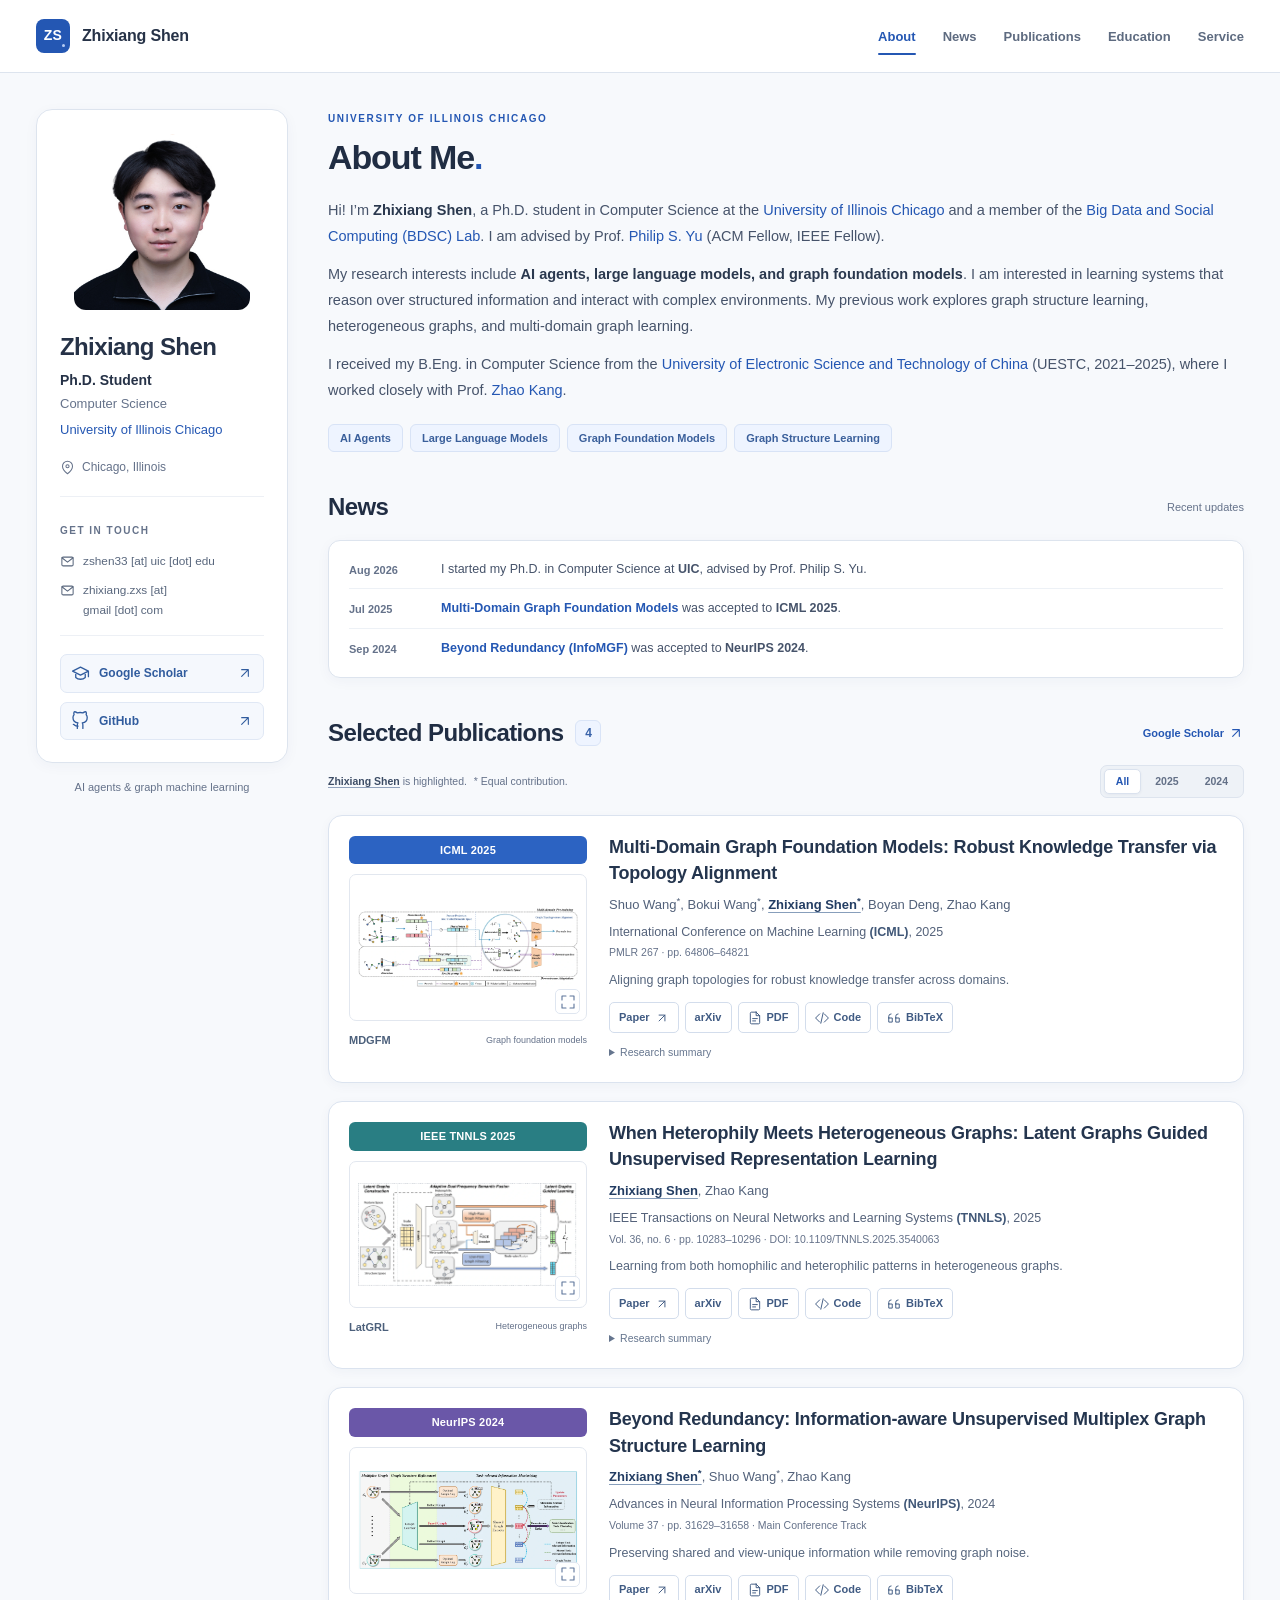
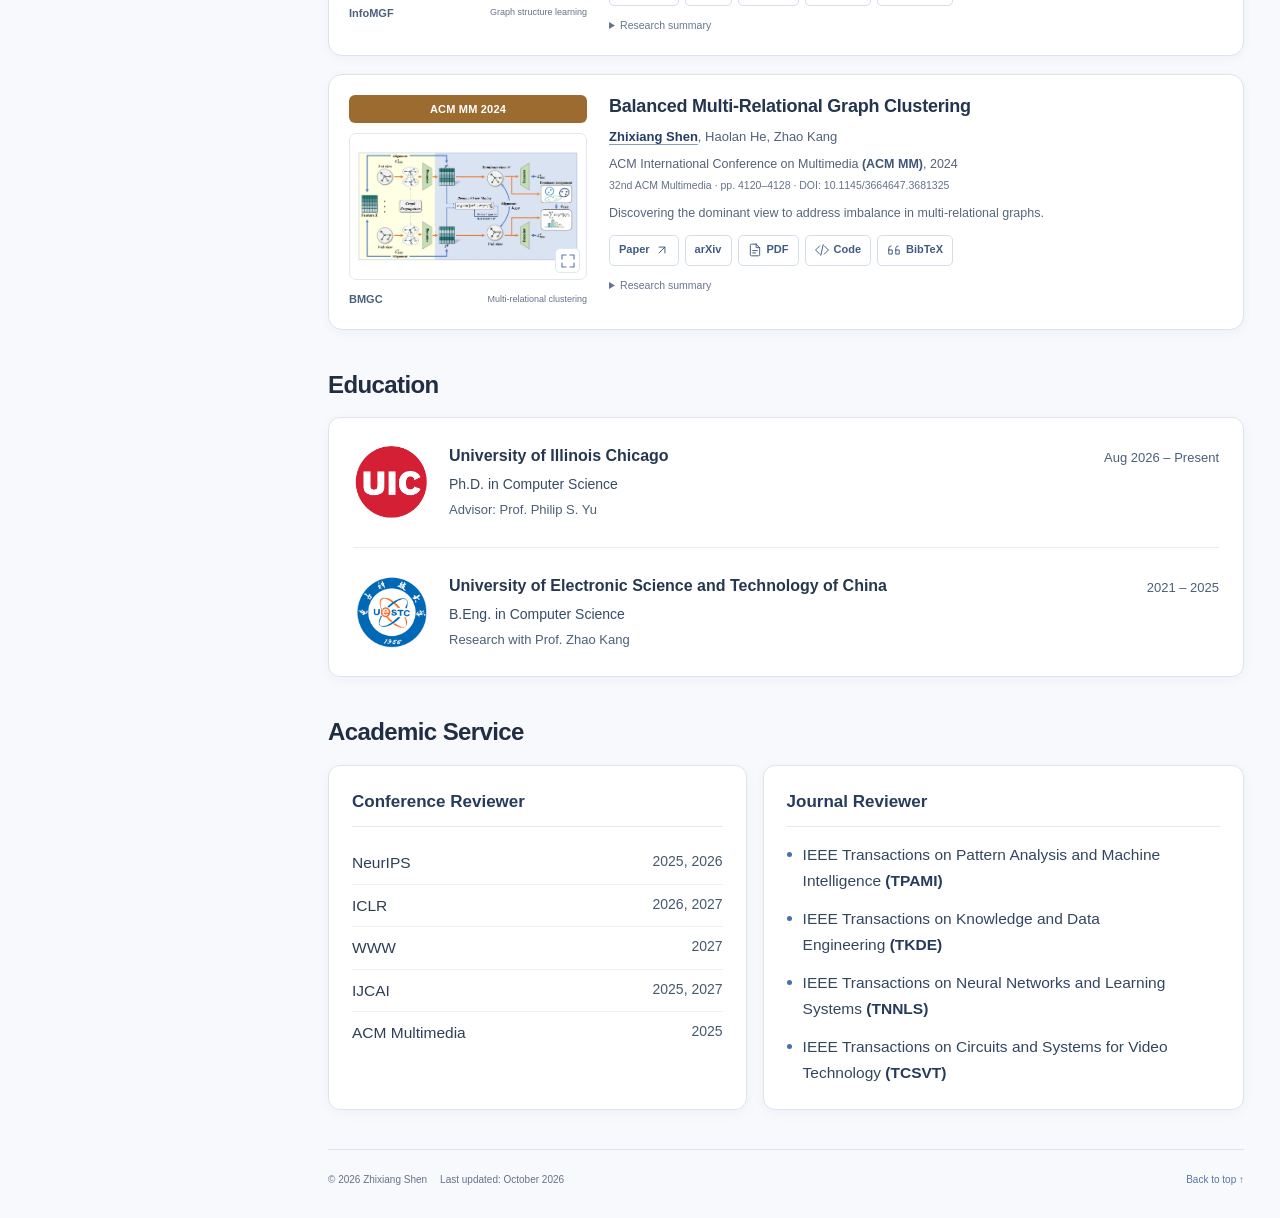
<file: index.html>
<!DOCTYPE html>
<html lang="en">
<head>
  <meta charset="UTF-8">
  <meta name="viewport" content="width=device-width, initial-scale=1.0">
  <meta name="description" content="Zhixiang Shen is a Computer Science Ph.D. student at the University of Illinois Chicago. Research in AI agents, large language models, and graph foundation models.">
  <meta name="theme-color" content="#2457b3">
  <meta property="og:title" content="Zhixiang Shen | UIC Computer Science">
  <meta property="og:description" content="Research, publications, and academic activities in AI agents and graph machine learning.">
  <meta property="og:type" content="website">
  <meta property="og:url" content="https://zxlearningdeep.github.io/">
  <meta property="og:image" content="https://zxlearningdeep.github.io/assets/profile.jpg">
  <title>Zhixiang Shen | UIC Computer Science</title>
  <link rel="icon" href="assets/favicon.svg" type="image/svg+xml">
  <link rel="stylesheet" href="style.css">
  <script src="script.js" defer></script>
</head>
<body>
  <a class="skip-link" href="#main">Skip to content</a>
  <svg class="icon-definitions" xmlns="http://www.w3.org/2000/svg" aria-hidden="true"><symbol id="icon-arrow" viewBox="0 0 24 24"><path d="M7 17 17 7M7 7h10v10"/></symbol><symbol id="icon-pin" viewBox="0 0 24 24"><path d="M20 10c0 6-8 12-8 12S4 16 4 10a8 8 0 1 1 16 0Z"/><circle cx="12" cy="10" r="2.5"/></symbol><symbol id="icon-mail" viewBox="0 0 24 24"><rect x="3" y="5" width="18" height="14" rx="2"/><path d="m3 6 9 7 9-7"/></symbol><symbol id="icon-scholar" viewBox="0 0 24 24"><path d="m2 9 10-5 10 5-10 5L2 9Zm4 2v6c3 3 9 3 12 0v-6M22 9v7"/></symbol><symbol id="icon-github" viewBox="0 0 24 24"><path d="M9 19c-4 1-4-2-6-2m12 5v-4c0-1 .1-2-.8-3 3.1-.3 6.3-1.5 6.3-6.8 0-1.5-.5-2.7-1.4-3.7.2-.4.6-1.8-.2-3.5 0 0-1.2-.4-3.9 1.4a13.5 13.5 0 0 0-7 0C5.3.6 4.1 1 4.1 1c-.8 1.7-.4 3.1-.2 3.5C3 5.5 2.5 6.7 2.5 8.2c0 5.3 3.2 6.5 6.3 6.8-.8.8-.8 1.6-.8 3v4"/></symbol><symbol id="icon-file" viewBox="0 0 24 24"><path d="M14 2H6a2 2 0 0 0-2 2v16a2 2 0 0 0 2 2h12a2 2 0 0 0 2-2V8l-6-6Zm0 0v6h6M8 13h8M8 17h5"/></symbol><symbol id="icon-code" viewBox="0 0 24 24"><path d="m8 5-7 7 7 7m8-14 7 7-7 7M14 3l-4 18"/></symbol><symbol id="icon-quote" viewBox="0 0 24 24"><path d="M3 12h6v7H3v-7Zm12 0h6v7h-6v-7ZM3 12V9a4 4 0 0 1 4-4m8 7V9a4 4 0 0 1 4-4"/></symbol><symbol id="icon-expand" viewBox="0 0 24 24"><path d="M9 3H3v6m12-6h6v6M3 15v6h6m12-6v6h-6"/></symbol><symbol id="icon-close" viewBox="0 0 24 24"><path d="m6 6 12 12M6 18 18 6"/></symbol><symbol id="icon-copy" viewBox="0 0 24 24"><rect x="9" y="9" width="12" height="12" rx="2"/><path d="M5 15H3V3h12v2"/></symbol></svg>
  <header class="site-header">
    <div class="header-inner">
      <a class="brand" href="#about" aria-label="Zhixiang Shen homepage"><span class="brand-mark">ZS<span></span></span><span>Zhixiang Shen</span></a>
      <nav class="main-nav" aria-label="Main navigation">
        <a href="#about" class="active" aria-current="location">About</a><a href="#news">News</a><a href="#publications">Publications</a><a href="#education">Education</a><a href="#services">Service</a>
      </nav>
    </div>
  </header>
  <div class="page">
    <aside class="sidebar" aria-label="Profile and contact information">
      <div class="profile-card">
        <img class="profile-photo" src="assets/profile.jpg" width="602" height="602" alt="Portrait of Zhixiang Shen">
        <h1>Zhixiang Shen</h1>
        <p class="profile-role">Ph.D. Student</p><p class="profile-department">Computer Science</p>
        <a class="profile-school" href="https://www.uic.edu/" target="_blank" rel="noopener noreferrer" >University of Illinois Chicago</a>
        <div class="profile-location"><svg class="icon " aria-hidden="true"><use href="#icon-pin"/></svg>Chicago, Illinois</div>
        <div class="contact-block"><span class="contact-label">GET IN TOUCH</span><p><svg class="icon " aria-hidden="true"><use href="#icon-mail"/></svg><span>zshen33 [at] uic [dot] edu</span></p><p><svg class="icon " aria-hidden="true"><use href="#icon-mail"/></svg><span>zhixiang.zxs [at]<br> gmail [dot] com</span></p></div>
        <div class="social-links"><a class="" href="https://scholar.google.com/citations?user=W_fgHnwAAAAJ" target="_blank" rel="noopener noreferrer" ><svg class="icon " aria-hidden="true"><use href="#icon-scholar"/></svg>Google Scholar<svg class="icon small" aria-hidden="true"><use href="#icon-arrow"/></svg></a><a class="" href="https://github.com/zxlearningdeep" target="_blank" rel="noopener noreferrer" ><svg class="icon " aria-hidden="true"><use href="#icon-github"/></svg>GitHub<svg class="icon small" aria-hidden="true"><use href="#icon-arrow"/></svg></a></div>
      </div>
      <p class="sidebar-note">AI agents &amp; graph machine learning</p>
    </aside>
    <main class="content" id="main">
      <section id="about" class="about-section" aria-labelledby="about-title">
        <p class="eyebrow">UNIVERSITY OF ILLINOIS CHICAGO</p>
        <h2 id="about-title">About Me<span class="heading-dot">.</span></h2>
        <p>Hi! I’m <strong>Zhixiang Shen</strong>, a Ph.D. student in Computer Science at the <a class="" href="https://www.uic.edu/" target="_blank" rel="noopener noreferrer" >University of Illinois Chicago</a> and a member of the <a class="" href="https://bdsc-uic.github.io/index.html" target="_blank" rel="noopener noreferrer" >Big Data and Social Computing (BDSC) Lab</a>. I am advised by Prof. <a class="" href="https://cs.uic.edu/profiles/philip-yu/" target="_blank" rel="noopener noreferrer" >Philip S. Yu</a> (ACM Fellow, IEEE Fellow).</p>
        <p>My research interests include <strong>AI agents, large language models, and graph foundation models</strong>. I am interested in learning systems that reason over structured information and interact with complex environments. My previous work explores graph structure learning, heterogeneous graphs, and multi-domain graph learning.</p>
        <p>I received my B.Eng. in Computer Science from the <a class="" href="https://en.uestc.edu.cn/" target="_blank" rel="noopener noreferrer" >University of Electronic Science and Technology of China</a> (UESTC, 2021–2025), where I worked closely with Prof. <a class="" href="https://sites.google.com/site/zhaokanghomepage/" target="_blank" rel="noopener noreferrer" >Zhao Kang</a>.</p>
        <div class="research-interests" aria-label="Research interests"><span>AI Agents</span><span>Large Language Models</span><span>Graph Foundation Models</span><span>Graph Structure Learning</span></div>
      </section>
      <section id="news" class="news-section" aria-labelledby="news-title">
        <div class="section-heading"><h2 id="news-title">News</h2><span class="section-note">Recent updates</span></div>
        <div class="news-panel">
          <div class="news-item"><time datetime="2026-08">Aug 2026</time><p>I started my Ph.D. in Computer Science at <strong>UIC</strong>, advised by Prof. Philip S. Yu.</p></div>
          <div class="news-item"><time datetime="2025-07">Jul 2025</time><p><a href="#paper-mdgfm">Multi-Domain Graph Foundation Models</a> was accepted to <strong>ICML 2025</strong>.</p></div>
          <div class="news-item"><time datetime="2024-09">Sep 2024</time><p><a href="#paper-infomgf">Beyond Redundancy (InfoMGF)</a> was accepted to <strong>NeurIPS 2024</strong>.</p></div>
        </div>
      </section>
      <section id="publications" aria-labelledby="publications-title">
        <div class="section-heading publications-heading"><h2 id="publications-title">Selected Publications<span class="count-badge">4</span></h2><a class="text-link" href="https://scholar.google.com/citations?user=W_fgHnwAAAAJ" target="_blank" rel="noopener noreferrer" >Google Scholar<svg class="icon small" aria-hidden="true"><use href="#icon-arrow"/></svg></a></div>
        <div class="publications-toolbar"><p><span class="self-example">Zhixiang Shen</span> is highlighted. <span class="equal-contribution">* Equal contribution.</span></p><div class="year-filters" role="group" aria-label="Filter publications by year" hidden><button type="button" class="selected" data-year="all" aria-pressed="true">All</button><button type="button" data-year="2025" aria-pressed="false">2025</button><button type="button" data-year="2024" aria-pressed="false">2024</button></div></div>
        <p class="sr-only" id="filter-status" aria-live="polite"></p>
        <div class="publication-list">
          <article class="publication" id="paper-mdgfm" data-year="2025" aria-labelledby="title-mdgfm">
            <div class="paper-visual">
              <span class="venue-badge ">ICML 2025</span>
              <a class="paper-figure" href="assets/papers/mdgfm.webp" target="_blank" rel="noopener" data-figure="MDGFM" data-caption="Figure 1 · Overall framework of MDGFM" data-paper="https://proceedings.mlr.press/v267/wang25dj.html" aria-label="Enlarge the MDGFM framework figure">
                <img src="assets/papers/mdgfm.webp" width="1347" height="484" alt="MDGFM framework: multi-domain pre-training with topology alignment and target-domain adaptation" >
                <span class="figure-expand"><svg class="icon small" aria-hidden="true"><use href="#icon-expand"/></svg></span>
              </a>
              <span class="paper-method">MDGFM<span>Graph foundation models</span></span>
            </div>
            <div class="paper-content">
              <h3 id="title-mdgfm"><a class="" href="https://proceedings.mlr.press/v267/wang25dj.html" target="_blank" rel="noopener noreferrer" >Multi-Domain Graph Foundation Models: Robust Knowledge Transfer via Topology Alignment</a></h3>
              <p class="authors">Shuo Wang<sup>*</sup>, Bokui Wang<sup>*</sup>, <strong class="self-author">Zhixiang Shen<sup>*</sup></strong>, Boyan Deng, Zhao Kang</p>
              <p class="venue">International Conference on Machine Learning <strong>(ICML)</strong>, 2025</p>
              <p class="publication-meta">PMLR 267 · pp. 64806–64821</p>
              <p class="paper-takeaway">Aligning graph topologies for robust knowledge transfer across domains.</p>
              <div class="paper-links"><a class="paper-button" href="https://proceedings.mlr.press/v267/wang25dj.html" target="_blank" rel="noopener noreferrer" >Paper<svg class="icon tiny" aria-hidden="true"><use href="#icon-arrow"/></svg></a><a class="paper-button" href="https://arxiv.org/abs/2502.02017" target="_blank" rel="noopener noreferrer" >arXiv</a><a class="paper-button" href="https://raw.githubusercontent.com/mlresearch/v267/main/assets/wang25dj/wang25dj.pdf" target="_blank" rel="noopener noreferrer" ><svg class="icon tiny" aria-hidden="true"><use href="#icon-file"/></svg>PDF</a><a class="paper-button" href="https://github.com/wbkzwqtzw/MDGFM" target="_blank" rel="noopener noreferrer" ><svg class="icon tiny" aria-hidden="true"><use href="#icon-code"/></svg>Code</a><a class="paper-button" href="assets/bibtex/mdgfm.bib" data-bib="mdgfm"><svg class="icon tiny" aria-hidden="true"><use href="#icon-quote"/></svg>BibTeX</a></div>
              <details class="paper-summary"><summary>Research summary</summary><p>MDGFM combines feature alignment, adaptive weighting of attributes and topology, and graph refinement during self-supervised pre-training. A dual-prompt adaptation stage transfers the resulting representations to unseen domains with few labels. The work studies both transfer performance and resilience to unreliable graph connections.</p></details>
            </div>
          </article>
          <article class="publication" id="paper-latgrl" data-year="2025" aria-labelledby="title-latgrl">
            <div class="paper-visual">
              <span class="venue-badge badge-teal">IEEE TNNLS 2025</span>
              <a class="paper-figure" href="assets/papers/latgrl.webp" target="_blank" rel="noopener" data-figure="LatGRL" data-caption="Figure 3 · Overall framework of LatGRL" data-paper="https://doi.org/10.1109/TNNLS.2025.3540063" aria-label="Enlarge the LatGRL framework figure">
                <img src="assets/papers/latgrl.webp" width="1890" height="900" alt="LatGRL framework: latent graph construction, dual-frequency filtering, and unsupervised representation learning" loading="lazy">
                <span class="figure-expand"><svg class="icon small" aria-hidden="true"><use href="#icon-expand"/></svg></span>
              </a>
              <span class="paper-method">LatGRL<span>Heterogeneous graphs</span></span>
            </div>
            <div class="paper-content">
              <h3 id="title-latgrl"><a class="" href="https://doi.org/10.1109/TNNLS.2025.3540063" target="_blank" rel="noopener noreferrer" >When Heterophily Meets Heterogeneous Graphs: Latent Graphs Guided Unsupervised Representation Learning</a></h3>
              <p class="authors"><strong class="self-author">Zhixiang Shen</strong>, Zhao Kang</p>
              <p class="venue">IEEE Transactions on Neural Networks and Learning Systems <strong>(TNNLS)</strong>, 2025</p>
              <p class="publication-meta">Vol. 36, no. 6 · pp. 10283–10296 · DOI: 10.1109/TNNLS.2025.3540063</p>
              <p class="paper-takeaway">Learning from both homophilic and heterophilic patterns in heterogeneous graphs.</p>
              <div class="paper-links"><a class="paper-button" href="https://doi.org/10.1109/TNNLS.2025.3540063" target="_blank" rel="noopener noreferrer" >Paper<svg class="icon tiny" aria-hidden="true"><use href="#icon-arrow"/></svg></a><a class="paper-button" href="https://arxiv.org/abs/2409.00687" target="_blank" rel="noopener noreferrer" >arXiv</a><a class="paper-button" href="https://arxiv.org/pdf/2409.00687" target="_blank" rel="noopener noreferrer" ><svg class="icon tiny" aria-hidden="true"><use href="#icon-file"/></svg>PDF</a><a class="paper-button" href="https://github.com/zxlearningdeep/LatGRL" target="_blank" rel="noopener noreferrer" ><svg class="icon tiny" aria-hidden="true"><use href="#icon-code"/></svg>Code</a><a class="paper-button" href="assets/bibtex/latgrl.bib" data-bib="latgrl"><svg class="icon tiny" aria-hidden="true"><use href="#icon-quote"/></svg>BibTeX</a></div>
              <details class="paper-summary"><summary>Research summary</summary><p>LatGRL examines semantic heterophily in heterogeneous graphs. It mines latent graphs using structural and attribute similarities, then combines low- and high-frequency information to adapt to individual nodes. The framework learns without labels and includes a scalable implementation for larger graphs.</p></details>
            </div>
          </article>
          <article class="publication" id="paper-infomgf" data-year="2024" aria-labelledby="title-infomgf">
            <div class="paper-visual">
              <span class="venue-badge badge-purple">NeurIPS 2024</span>
              <a class="paper-figure" href="assets/papers/infomgf.webp" target="_blank" rel="noopener" data-figure="InfoMGF" data-caption="Figure 2 · Overall framework of InfoMGF" data-paper="https://papers.nips.cc/paper_files/paper/2024/hash/380a0b16a7e6f8c5010f798c9f2d3c61-Abstract-Conference.html" aria-label="Enlarge the InfoMGF framework figure">
                <img src="assets/papers/infomgf.webp" width="1546" height="686" alt="InfoMGF framework: graph refinement and fusion that retain shared and view-specific information" loading="lazy">
                <span class="figure-expand"><svg class="icon small" aria-hidden="true"><use href="#icon-expand"/></svg></span>
              </a>
              <span class="paper-method">InfoMGF<span>Graph structure learning</span></span>
            </div>
            <div class="paper-content">
              <h3 id="title-infomgf"><a class="" href="https://papers.nips.cc/paper_files/paper/2024/hash/380a0b16a7e6f8c5010f798c9f2d3c61-Abstract-Conference.html" target="_blank" rel="noopener noreferrer" >Beyond Redundancy: Information-aware Unsupervised Multiplex Graph Structure Learning</a></h3>
              <p class="authors"><strong class="self-author">Zhixiang Shen<sup>*</sup></strong>, Shuo Wang<sup>*</sup>, Zhao Kang</p>
              <p class="venue">Advances in Neural Information Processing Systems <strong>(NeurIPS)</strong>, 2024</p>
              <p class="publication-meta">Volume 37 · pp. 31629–31658 · Main Conference Track</p>
              <p class="paper-takeaway">Preserving shared and view-unique information while removing graph noise.</p>
              <div class="paper-links"><a class="paper-button" href="https://papers.nips.cc/paper_files/paper/2024/hash/380a0b16a7e6f8c5010f798c9f2d3c61-Abstract-Conference.html" target="_blank" rel="noopener noreferrer" >Paper<svg class="icon tiny" aria-hidden="true"><use href="#icon-arrow"/></svg></a><a class="paper-button" href="https://arxiv.org/abs/2409.17386" target="_blank" rel="noopener noreferrer" >arXiv</a><a class="paper-button" href="https://papers.nips.cc/paper_files/paper/2024/file/380a0b16a7e6f8c5010f798c9f2d3c61-Paper-Conference.pdf" target="_blank" rel="noopener noreferrer" ><svg class="icon tiny" aria-hidden="true"><use href="#icon-file"/></svg>PDF</a><a class="paper-button" href="https://github.com/zxlearningdeep/InfoMGF" target="_blank" rel="noopener noreferrer" ><svg class="icon tiny" aria-hidden="true"><use href="#icon-code"/></svg>Code</a><a class="paper-button" href="assets/bibtex/infomgf.bib" data-bib="infomgf"><svg class="icon tiny" aria-hidden="true"><use href="#icon-quote"/></svg>BibTeX</a></div>
              <details class="paper-summary"><summary>Research summary</summary><p>InfoMGF studies multiplex graphs whose different views contain useful information beyond their common signal. It learns refined graph structures and a fused graph, balancing shared and view-specific information while reducing irrelevant connections. The work evaluates the learned graph through downstream tasks and robustness experiments.</p></details>
            </div>
          </article>
          <article class="publication" id="paper-bmgc" data-year="2024" aria-labelledby="title-bmgc">
            <div class="paper-visual">
              <span class="venue-badge badge-amber">ACM MM 2024</span>
              <a class="paper-figure" href="assets/papers/bmgc.webp" target="_blank" rel="noopener" data-figure="BMGC" data-caption="Figure 2 · Overall framework of BMGC" data-paper="https://doi.org/10.1145/3664647.3681325" aria-label="Enlarge the BMGC framework figure">
                <img src="assets/papers/bmgc.webp" width="1014" height="502" alt="BMGC framework: unsupervised dominant-view mining and dual-signal representation learning for clustering" loading="lazy">
                <span class="figure-expand"><svg class="icon small" aria-hidden="true"><use href="#icon-expand"/></svg></span>
              </a>
              <span class="paper-method">BMGC<span>Multi-relational clustering</span></span>
            </div>
            <div class="paper-content">
              <h3 id="title-bmgc"><a class="" href="https://doi.org/10.1145/3664647.3681325" target="_blank" rel="noopener noreferrer" >Balanced Multi-Relational Graph Clustering</a></h3>
              <p class="authors"><strong class="self-author">Zhixiang Shen</strong>, Haolan He, Zhao Kang</p>
              <p class="venue">ACM International Conference on Multimedia <strong>(ACM MM)</strong>, 2024</p>
              <p class="publication-meta">32nd ACM Multimedia · pp. 4120–4128 · DOI: 10.1145/3664647.3681325</p>
              <p class="paper-takeaway">Discovering the dominant view to address imbalance in multi-relational graphs.</p>
              <div class="paper-links"><a class="paper-button" href="https://doi.org/10.1145/3664647.3681325" target="_blank" rel="noopener noreferrer" >Paper<svg class="icon tiny" aria-hidden="true"><use href="#icon-arrow"/></svg></a><a class="paper-button" href="https://arxiv.org/abs/2407.16863" target="_blank" rel="noopener noreferrer" >arXiv</a><a class="paper-button" href="https://arxiv.org/pdf/2407.16863" target="_blank" rel="noopener noreferrer" ><svg class="icon tiny" aria-hidden="true"><use href="#icon-file"/></svg>PDF</a><a class="paper-button" href="https://github.com/zxlearningdeep/BMGC" target="_blank" rel="noopener noreferrer" ><svg class="icon tiny" aria-hidden="true"><use href="#icon-code"/></svg>Code</a><a class="paper-button" href="assets/bibtex/bmgc.bib" data-bib="bmgc"><svg class="icon tiny" aria-hidden="true"><use href="#icon-quote"/></svg>BibTeX</a></div>
              <details class="paper-summary"><summary>Research summary</summary><p>BMGC addresses unequal view quality in multi-relational graph clustering. An unsupervised procedure identifies a dominant view during training, and two complementary signals guide representation learning. A graph-quality metric connects structural differences to clustering behavior, with analysis on real and synthetic graphs.</p></details>
            </div>
          </article>
        </div>
      </section>
      <section id="education" aria-labelledby="education-title">
        <div class="section-heading"><h2 id="education-title">Education</h2></div>
        <div class="education-panel">
          <div class="education-item"><a class="institution-logo uic-logo" href="https://www.uic.edu/" target="_blank" rel="noopener noreferrer"><img src="assets/institutions/uic.png" width="600" height="365" alt="University of Illinois Chicago official logo" loading="lazy"></a><div><h3><a class="" href="https://www.uic.edu/" target="_blank" rel="noopener noreferrer" >University of Illinois Chicago</a></h3><p>Ph.D. in Computer Science</p><p class="education-detail">Advisor: Prof. Philip S. Yu</p></div><time datetime="2026-08">Aug 2026 – Present</time></div>
          <div class="education-item"><a class="institution-logo uestc-logo" href="https://en.uestc.edu.cn/" target="_blank" rel="noopener noreferrer"><img src="assets/institutions/uestc.jpg" width="225" height="212" alt="University of Electronic Science and Technology of China official emblem" loading="lazy"></a><div><h3><a class="" href="https://en.uestc.edu.cn/" target="_blank" rel="noopener noreferrer" >University of Electronic Science and Technology of China</a></h3><p>B.Eng. in Computer Science</p><p class="education-detail">Research with Prof. Zhao Kang</p></div><span class="education-date">2021 – 2025</span></div>
        </div>
      </section>
      <section id="services" aria-labelledby="services-title">
        <div class="section-heading"><h2 id="services-title">Academic Service</h2></div>
        <div class="service-grid">
          <div class="service-card"><h3>Conference Reviewer</h3><ul class="conference-list"><li><span>NeurIPS</span><span>2025, 2026</span></li><li><span>ICLR</span><span>2026, 2027</span></li><li><span>WWW</span><span>2027</span></li><li><span>IJCAI</span><span>2025, 2027</span></li><li><span>ACM Multimedia</span><span>2025</span></li></ul></div>
          <div class="service-card"><h3>Journal Reviewer</h3><ul class="journal-list"><li>IEEE Transactions on Pattern Analysis and Machine Intelligence <strong>(TPAMI)</strong></li><li>IEEE Transactions on Knowledge and Data<br>Engineering&nbsp;<strong>(TKDE)</strong></li><li>IEEE Transactions on Neural Networks and Learning<br>Systems&nbsp;<strong>(TNNLS)</strong></li><li>IEEE Transactions on Circuits and Systems for Video Technology <strong>(TCSVT)</strong></li></ul></div>
        </div>
      </section>
      <footer><p>© 2026 Zhixiang Shen<span>Last updated: October 2026</span></p><a href="#about">Back to top ↑</a></footer>
    </main>
  </div>
  <dialog id="figure-dialog" class="figure-dialog" aria-labelledby="figure-dialog-title">
    <div class="dialog-header"><h2 id="figure-dialog-title">Research figure</h2><button type="button" class="icon-button" data-close aria-label="Close figure"><svg class="icon " aria-hidden="true"><use href="#icon-close"/></svg></button></div>
    <div class="figure-dialog-body"><img id="dialog-figure" alt=""></div>
    <div class="figure-dialog-footer"><p id="dialog-caption"></p><a id="dialog-paper" target="_blank" rel="noopener noreferrer">Open paper ↗</a></div>
  </dialog>
  <dialog id="bib-dialog" class="bib-dialog" aria-labelledby="bib-dialog-title">
    <div class="dialog-header"><h2 id="bib-dialog-title">BibTeX citation</h2><button type="button" class="icon-button" data-close aria-label="Close citation"><svg class="icon " aria-hidden="true"><use href="#icon-close"/></svg></button></div>
    <pre id="bib-content" tabindex="0"></pre>
    <div class="bib-dialog-footer"><a id="bib-download" download>Download .bib</a><button type="button" id="copy-bib" class="copy-button"><svg class="icon small" aria-hidden="true"><use href="#icon-copy"/></svg><span>Copy citation</span></button></div>
    <p class="sr-only" id="copy-status" aria-live="polite"></p>
  </dialog>
  <template id="bib-mdgfm">@inproceedings{wang2025multidomain,
  title = {Multi-Domain Graph Foundation Models: Robust Knowledge Transfer via Topology Alignment},
  author = {Wang, Shuo and Wang, Bokui and Shen, Zhixiang and Deng, Boyan and Kang, Zhao},
  booktitle = {Proceedings of the 42nd International Conference on Machine Learning},
  series = {Proceedings of Machine Learning Research},
  volume = {267},
  pages = {64806--64821},
  year = {2025},
  publisher = {PMLR},
  url = {https://proceedings.mlr.press/v267/wang25dj.html}
}</template><template id="bib-latgrl">@article{shen2025heterophily,
  title = {When Heterophily Meets Heterogeneous Graphs: Latent Graphs Guided Unsupervised Representation Learning},
  author = {Shen, Zhixiang and Kang, Zhao},
  journal = {IEEE Transactions on Neural Networks and Learning Systems},
  volume = {36},
  number = {6},
  pages = {10283--10296},
  year = {2025},
  doi = {10.1109/TNNLS.2025.3540063}
}</template><template id="bib-infomgf">@inproceedings{NEURIPS2024_380a0b16,
 author = {Shen, Zhixiang and Wang, Shuo and Kang, Zhao},
 booktitle = {Advances in Neural Information Processing Systems},
 doi = {10.52202/079017-0993},
 editor = {A. Globerson and L. Mackey and D. Belgrave and A. Fan and U. Paquet and J. Tomczak and C. Zhang},
 pages = {31629--31658},
 publisher = {Curran Associates, Inc.},
 title = {Beyond Redundancy: Information-aware Unsupervised Multiplex Graph Structure Learning},
 url = {https://proceedings.neurips.cc/paper_files/paper/2024/file/380a0b16a7e6f8c5010f798c9f2d3c61-Paper-Conference.pdf},
 volume = {37},
 year = {2024}
}</template><template id="bib-bmgc">@inproceedings{shen2024balanced,
  title = {Balanced Multi-Relational Graph Clustering},
  author = {Shen, Zhixiang and He, Haolan and Kang, Zhao},
  booktitle = {Proceedings of the 32nd ACM International Conference on Multimedia},
  pages = {4120--4128},
  year = {2024},
  doi = {10.1145/3664647.3681325},
  publisher = {Association for Computing Machinery}
}</template>
</body>
</html>
</file>
<file: style.css>
:root {
  --text: #263247;
  --muted: #65728a;
  --accent: #2457b3;
  --accent-hover: #173d87;
  --accent-soft: #eef4ff;
  --line: #dde4ee;
  --background: #f7f9fc;
  --surface: #ffffff;
  --shadow: 0 3px 14px rgb(32 56 90 / 4%);
}
* { box-sizing: border-box; }
html { scroll-behavior: smooth; scroll-padding-top: 105px; }
body { margin: 0; color: var(--text); background: var(--background); font-family: "Inter", -apple-system, BlinkMacSystemFont, "Segoe UI", Arial, sans-serif; font-size: 15px; line-height: 1.7; -webkit-font-smoothing: antialiased; }
a { color: var(--accent); text-decoration: none; }
a:hover { color: var(--accent-hover); text-decoration: underline; text-underline-offset: 3px; }
button, summary, a { -webkit-tap-highlight-color: transparent; }
button { font: inherit; cursor: pointer; }
button:focus-visible, a:focus-visible, summary:focus-visible, pre:focus-visible { outline: 3px solid #7099e8; outline-offset: 4px; }
button, a { touch-action: manipulation; }
img { display: block; max-width: 100%; }
strong { font-weight: 600; }
sup { font-size: .75em; line-height: 0; }
[hidden] { display: none !important; }
.icon { width: 19px; height: 19px; flex-shrink: 0; fill: none; stroke: currentColor; stroke-width: 1.65; stroke-linecap: round; stroke-linejoin: round; }
.icon.small { width: 16px; height: 16px; }
.icon.tiny { width: 14px; height: 14px; }
.icon-definitions { position: absolute; width: 0; height: 0; overflow: hidden; }
.sr-only { position: absolute; width: 1px; height: 1px; margin: -1px; padding: 0; overflow: hidden; clip: rect(0, 0, 0, 0); white-space: nowrap; border: 0; }
.skip-link { position: fixed; left: 20px; top: -70px; padding: 10px 20px; color: white; background: var(--accent); z-index: 100; border-radius: 8px; }
.skip-link:focus { top: 12px; color: white; }
.site-header { position: sticky; top: 0; z-index: 20; background: rgb(255 255 255 / 97%); border-bottom: 1px solid var(--line); }
.header-inner { width: min(1220px, calc(100% - 72px)); min-height: 72px; margin: auto; display: flex; align-items: center; justify-content: space-between; gap: 24px; }
.brand { display: flex; align-items: center; gap: 12px; font-size: 16px; font-weight: 650; color: var(--text); white-space: nowrap; letter-spacing: -.2px; }
.brand:hover { text-decoration: none; color: var(--accent); }
.brand-mark { width: 34px; height: 34px; border-radius: 8px; background: var(--accent); color: white; font-size: 14px; font-weight: 700; display: grid; place-content: center; position: relative; letter-spacing: .2px; }
.brand-mark span { position: absolute; bottom: 6px; right: 5px; width: 3px; height: 3px; background: #b6ccf4; border-radius: 50%; }
.main-nav { display: flex; align-items: center; gap: 27px; }
.main-nav a { position: relative; padding: 24px 0 22px; font-size: 13px; font-weight: 550; color: #5e6b80; }
.main-nav a:hover { color: var(--accent); text-decoration: none; }
.main-nav a.active { color: var(--accent); }
.main-nav a.active::after { content: ""; height: 2px; border-radius: 2px; background: var(--accent); position: absolute; left: 0; right: 0; bottom: 15px; }
.page { width: min(1220px, calc(100% - 72px)); margin: 36px auto 0; display: grid; grid-template-columns: 252px minmax(0, 1fr); gap: 40px; align-items: start; }
.sidebar { position: sticky; top: 106px; }
.profile-card { padding: 24px 23px 22px; border: 1px solid var(--line); border-radius: 16px; background: var(--surface); box-shadow: var(--shadow); }
.profile-photo { width: 176px; height: 176px; object-fit: cover; margin: 0 auto 21px; border-radius: 12px; background: #f7f8fa; }
.profile-card h1 { font-size: 24px; line-height: 1.3; letter-spacing: -.6px; margin: 0 0 7px; }
.profile-role { margin: 0; font-weight: 600; font-size: 14px; }
.profile-department { margin: 0 0 4px; font-size: 13px; color: var(--muted); }
.profile-school { display: block; font-size: 13px; line-height: 1.6; margin-top: 5px; font-weight: 500; }
.profile-location { display: flex; align-items: center; gap: 7px; font-size: 12px; color: var(--muted); margin-top: 16px; }
.profile-location .icon { width: 15px; height: 15px; }
.contact-block { padding: 19px 0 15px; border-top: 1px solid #edf0f5; border-bottom: 1px solid #edf0f5; margin-top: 19px; }
.contact-label { font-size: 10px; font-weight: 700; letter-spacing: 1.5px; color: var(--muted); }
.contact-block p { display: flex; gap: 8px; align-items: flex-start; margin: 10px 0 0; font-size: 11.8px; line-height: 1.65; color: #59677d; overflow-wrap: anywhere; }
.contact-block .icon { width: 15px; height: 15px; margin-top: 2px; }
.social-links { margin-top: 18px; display: flex; flex-direction: column; gap: 9px; }
.social-links a { display: flex; align-items: center; gap: 9px; border: 1px solid #e0e8f5; background: #f5f8fd; padding: 8px 10px; border-radius: 7px; font-size: 12px; font-weight: 550; color: #315c9e; }
.social-links a .small { margin-left: auto; }
.social-links a:hover { background: var(--accent-soft); border-color: #b9cbee; text-decoration: none; }
.sidebar-note { font-size: 11px; color: var(--muted); text-align: center; padding: 0 5px; margin-top: 15px; }
.content { min-width: 0; padding: 1px 0 0; }
section { margin-bottom: 39px; scroll-margin-top: 10px; }
h2 { font-size: 24px; font-weight: 650; line-height: 1.35; letter-spacing: -.6px; margin: 0; color: #202d43; }
.eyebrow { font-size: 10px; font-weight: 650; letter-spacing: 1.6px; color: var(--accent); margin: 0 0 8px; }
.about-section h2 { font-size: 34px; letter-spacing: -1.1px; margin-bottom: 16px; }
.heading-dot { color: var(--accent); }
.about-section p:not(.eyebrow) { margin: 0 0 12px; color: #46536a; line-height: 1.8; font-size: 14.5px; }
.about-section strong { color: #2a384e; }
.research-interests { display: flex; flex-wrap: wrap; gap: 7px; margin-top: 20px; }
.research-interests span { padding: 4px 11px; border: 1px solid #d8e3f6; border-radius: 6px; background: var(--accent-soft); color: #3a5f9b; font-size: 11px; font-weight: 550; }
.section-heading { display: flex; align-items: center; justify-content: space-between; gap: 16px; margin-bottom: 16px; }
.section-note { font-size: 11px; color: var(--muted); }
.news-panel { background: var(--surface); border: 1px solid var(--line); border-radius: 12px; padding: 9px 20px; box-shadow: var(--shadow); }
.news-item { display: grid; grid-template-columns: 77px minmax(0, 1fr); gap: 15px; padding: 9px 0; }
.news-item + .news-item { border-top: 1px solid #edf1f6; }
.news-item time { font-size: 11px; font-weight: 600; color: var(--muted); padding-top: 2px; }
.news-item p { font-size: 12.5px; line-height: 1.6; margin: 0; color: #46536a; }
.news-item a { font-weight: 550; }
.publications-heading h2 { display: flex; align-items: center; gap: 12px; }
.count-badge { display: inline-grid; place-content: center; min-width: 26px; height: 26px; padding: 0 6px; border: 1px solid #d9e4f7; border-radius: 6px; color: #3862a9; background: #eef4ff; font-size: 12px; font-weight: 600; letter-spacing: 0; }
.text-link { display: inline-flex; align-items: center; gap: 4px; font-size: 11px; font-weight: 550; white-space: nowrap; }
.publications-toolbar { display: flex; align-items: center; justify-content: space-between; gap: 12px; margin-bottom: 17px; }
.publications-toolbar p { margin: 0; font-size: 10.5px; color: var(--muted); }
.self-example { color: #3c4c65; font-weight: 600; border-bottom: 1px solid #91a2bc; }
.equal-contribution { margin-left: 4px; }
.year-filters { display: flex; padding: 3px; border: 1px solid var(--line); background: #eef2f7; border-radius: 7px; gap: 2px; }
.year-filters button { font-size: 10.5px; line-height: 1.4; font-weight: 550; color: #637087; border: 1px solid transparent; border-radius: 5px; background: transparent; padding: 4px 11px; }
.year-filters button.selected { background: white; border-color: #dae2ee; color: var(--accent); box-shadow: 0 1px 3px rgb(32 56 90 / 5%); }
.year-filters button:hover { color: var(--accent); }
.publication-list { display: flex; flex-direction: column; gap: 18px; }
.publication { display: grid; grid-template-columns: 238px minmax(0, 1fr); gap: 22px; background: var(--surface); border: 1px solid #dbe3ef; border-radius: 14px; padding: 20px; box-shadow: 0 3px 12px rgb(32 56 90 / 4%); transition: border-color .18s ease, box-shadow .18s ease; }
.publication:hover { border-color: #b7c9e7; box-shadow: 0 5px 18px rgb(32 56 90 / 7%); }
.paper-visual { min-width: 0; align-self: start; }
.venue-badge { display: block; padding: 6px 10px; border-radius: 6px; background: #2c63c2; color: #fff; text-align: center; font-size: 11px; font-weight: 650; letter-spacing: .2px; line-height: 1.5; }
.badge-teal { background: #297e83; }
.badge-purple { background: #6a57a8; }
.badge-amber { background: #9c6b2f; }
.paper-figure { position: relative; margin-top: 10px; width: 100%; height: 147px; padding: 8px; display: flex; align-items: center; justify-content: center; border: 1px solid #e2e7ef; border-radius: 7px; background: white; overflow: hidden; cursor: zoom-in; }
.paper-figure img { width: 100%; height: 100%; object-fit: contain; transition: transform .2s ease; }
.paper-figure:hover { border-color: #b5c8e8; }
.paper-figure:hover img { transform: scale(1.025); }
.figure-expand { position: absolute; right: 6px; bottom: 6px; width: 25px; height: 25px; display: grid; place-content: center; background: rgb(255 255 255 / 94%); border: 1px solid #dfe6f0; border-radius: 5px; color: #5c749a; }
.paper-method { display: flex; align-items: center; justify-content: space-between; gap: 8px; margin-top: 10px; font-size: 11px; font-weight: 650; color: #4c607b; }
.paper-method span { font-size: 9px; font-weight: 400; color: var(--muted); }
.paper-content { min-width: 0; }
.publication h3 { font-size: 18px; line-height: 1.47; font-weight: 650; letter-spacing: -.22px; margin: -2px 0 7px; }
.publication h3 a { color: #24354e; }
.publication h3 a:hover { color: var(--accent); text-decoration: none; }
.authors { font-size: 13px; color: #52617a; line-height: 1.7; margin: 0 0 6px; }
.self-author { color: #233d63; font-weight: 650; text-decoration: underline; text-decoration-color: #879ebb; text-decoration-thickness: 1px; text-underline-offset: 3px; }
.venue { font-size: 12.5px; line-height: 1.65; color: #54627a; margin: 0 0 2px; }
.venue strong { color: #405777; font-weight: 650; }
.publication-meta { font-size: 10.5px; line-height: 1.6; color: var(--muted); margin: 0; overflow-wrap: anywhere; }
.paper-takeaway { font-size: 12.5px; line-height: 1.6; color: #56667e; margin: 9px 0 12px; }
.paper-links { display: flex; align-items: center; flex-wrap: wrap; gap: 6px; }
.paper-button { min-height: 31px; display: inline-flex; align-items: center; justify-content: center; gap: 5px; padding: 4px 9px; border: 1px solid #d3ddec; border-radius: 5px; font-size: 11px; font-weight: 550; line-height: 1.6; color: #405b83; background: #fff; }
.paper-button:hover { border-color: #96b2df; background: #f0f5ff; color: var(--accent); text-decoration: none; }
.paper-summary { margin-top: 11px; font-size: 10.5px; color: #65758e; }
.paper-summary summary { cursor: pointer; width: fit-content; }
.paper-summary summary:hover { color: var(--accent); }
.paper-summary p { border-top: 1px solid #e8edf5; padding-top: 9px; color: #52617a; font-size: 12px; line-height: 1.8; margin: 9px 0 0; }
.education-panel { background: var(--surface); border: 1px solid var(--line); border-radius: 12px; padding: 0 24px; box-shadow: var(--shadow); }
.education-item { display: grid; grid-template-columns: 76px minmax(0, 1fr) auto; align-items: center; gap: 20px; padding: 26px 0; }
.education-item + .education-item { border-top: 1px solid #e8edf4; }
.institution-logo { display: flex; align-items: center; justify-content: center; width: 76px; height: 76px; overflow: hidden; flex-shrink: 0; }
.institution-logo img { width: 100%; height: 100%; object-fit: contain; }
.uic-logo img { object-fit: cover; transform: scale(1.34); }
.education-item h3 { font-size: 16px; font-weight: 650; line-height: 1.5; margin: 0 0 5px; }
.education-item h3 a { color: #26384f; }
.education-item p { font-size: 14px; line-height: 1.65; color: #384b64; margin: 0 0 3px; }
.education-item .education-detail { font-size: 13px; color: #4b5f79; margin: 0; }
.education-item time, .education-date { color: #4b5f79; font-size: 13px; line-height: 1.65; padding-top: 3px; white-space: nowrap; align-self: start; }
.service-grid { display: grid; grid-template-columns: 1fr 1.15fr; gap: 16px; }
.service-card { border: 1px solid var(--line); border-radius: 12px; background: var(--surface); padding: 23px; box-shadow: var(--shadow); }
.service-card h3 { font-size: 17px; line-height: 1.5; font-weight: 650; margin: 0 0 15px; padding-bottom: 12px; border-bottom: 1px solid #e3e9f2; color: #263c5a; }
.service-card ul { list-style: none; margin: 0; padding: 0; }
.conference-list li { display: flex; justify-content: space-between; gap: 12px; font-size: 15.5px; font-weight: 500; line-height: 1.65; padding: 8px 0; color: #2d3f57; }
.conference-list li + li { border-top: 1px solid #edf1f6; }
.conference-list li span:last-child { color: #445872; font-size: 14px; font-weight: 500; white-space: nowrap; }
.journal-list li { font-size: 15.5px; line-height: 1.65; color: #33465f; padding-left: 16px; position: relative; }
.journal-list li::before { content: ""; width: 5px; height: 5px; border-radius: 50%; background: #4670ae; position: absolute; left: 0; top: 10px; }
.journal-list li + li { margin-top: 13px; }
.journal-list strong { color: #253b5b; font-weight: 650; }
footer { border-top: 1px solid var(--line); display: flex; align-items: center; justify-content: space-between; gap: 16px; padding: 21px 0 30px; color: var(--muted); font-size: 10px; }
footer p { margin: 0; }
footer p span { margin-left: 13px; }
footer a { color: #5576a6; white-space: nowrap; }
dialog { padding: 0; color: var(--text); background: white; border: 1px solid #d9e3f2; border-radius: 14px; max-height: 90dvh; box-shadow: 0 24px 70px rgb(0 0 0 / 20%); }
dialog::backdrop { background: rgb(19 30 49 / 68%); backdrop-filter: blur(3px); }
.figure-dialog { width: min(1200px, calc(100% - 40px)); }
.dialog-header { display: flex; align-items: center; justify-content: space-between; padding: 16px 22px; gap: 15px; border-bottom: 1px solid #e6ebf3; }
.dialog-header h2 { font-size: 17px; letter-spacing: -.2px; }
.icon-button { display: grid; place-content: center; padding: 8px; border: 1px solid #dae2ef; color: #576982; border-radius: 7px; background: #f8faff; }
.icon-button:hover { background: #eef3fc; }
.figure-dialog-body { padding: 24px; display: flex; align-items: center; justify-content: center; overflow: auto; }
.figure-dialog-body img { width: auto; max-width: 100%; height: auto; max-height: 65dvh; object-fit: contain; }
.figure-dialog-footer { display: flex; align-items: center; justify-content: space-between; gap: 15px; padding: 14px 22px; border-top: 1px solid #e6ebf3; font-size: 11px; color: var(--muted); }
.figure-dialog-footer p { margin: 0; }
.figure-dialog-footer a { white-space: nowrap; font-weight: 550; }
.bib-dialog { width: min(750px, calc(100% - 40px)); }
.bib-dialog pre { white-space: pre-wrap; overflow-wrap: anywhere; background: #f5f7fb; color: #40536e; padding: 20px; margin: 20px; border: 1px solid #e1e7f0; border-radius: 8px; font-family: ui-monospace, SFMono-Regular, Consolas, monospace; font-size: 12px; line-height: 1.8; max-height: 55dvh; overflow: auto; }
.bib-dialog-footer { display: flex; align-items: center; justify-content: space-between; gap: 15px; padding: 0 20px 20px; font-size: 12px; }
.copy-button { display: inline-flex; align-items: center; gap: 7px; padding: 8px 12px; background: var(--accent); color: white; border: 1px solid var(--accent); border-radius: 6px; font-size: 11px; font-weight: 550; }
.copy-button:hover { background: var(--accent-hover); }
body.dialog-open { overflow: hidden; }
@media (max-width: 1130px) {
  .header-inner, .page { width: calc(100% - 48px); }
  .page { grid-template-columns: 224px minmax(0, 1fr); gap: 28px; }
  .profile-card { padding: 22px 18px; }
  .profile-card h1 { font-size: 22px; }
  .publication { grid-template-columns: 205px minmax(0, 1fr); gap: 18px; padding: 18px; }
  .paper-figure { height: 143px; }
  .publication h3 { font-size: 16px; }
  .paper-method span { font-size: 8px; }
  .paper-button { padding: 4px 7px; font-size: 10px; }
}
@media (max-width: 930px) {
  .page { grid-template-columns: 195px minmax(0, 1fr); gap: 23px; }
  .profile-card { padding: 19px 15px; }
  .profile-photo { width: 155px; height: 155px; }
  .profile-card h1 { font-size: 20px; }
  .contact-block p { font-size: 10.5px; gap: 6px; }
  .main-nav { gap: 19px; }
  .main-nav a { font-size: 12px; }
  .publication { grid-template-columns: 165px minmax(0, 1fr); gap: 16px; padding: 17px; }
  .paper-figure { height: 120px; padding: 5px; }
  .paper-method { flex-wrap: wrap; gap: 0; }
  .paper-method span { width: 100%; font-size: 9px; }
  .publications-heading { align-items: start; }
  .publications-heading h2 { font-size: 22px; }
  .publications-toolbar { align-items: start; }
  .publications-toolbar p { max-width: 250px; }
  .education-item { grid-template-columns: 64px minmax(0, 1fr); gap: 12px 16px; }
  .education-item time, .education-date { grid-column: 2; margin-top: -9px; padding-top: 0; }
  .institution-logo { width: 64px; height: 64px; grid-row: span 2; align-self: center; }
  .service-grid { grid-template-columns: 1fr; }
}
@media (max-width: 760px) {
  html { scroll-padding-top: 126px; }
  .header-inner { width: calc(100% - 40px); min-height: 94px; display: block; padding-top: 13px; }
  .brand { font-size: 14px; }
  .brand-mark { width: 28px; height: 28px; font-size: 12px; border-radius: 6px; }
  .main-nav { margin-top: 6px; gap: 22px; justify-content: flex-start; }
  .main-nav a { padding: 10px 0 14px; font-size: 11px; }
  .main-nav a.active::after { bottom: 8px; }
  .page { display: block; width: min(660px, calc(100% - 40px)); margin-top: 23px; }
  .sidebar { position: static; margin-bottom: 28px; }
  .profile-card { display: grid; grid-template-columns: 112px minmax(0, 1fr); gap: 0 20px; padding: 20px; }
  .profile-photo { width: 112px; height: 112px; margin: 0; grid-column: 1; grid-row: 1 / 6; }
  .profile-card h1 { margin: 2px 0 4px; font-size: 23px; grid-column: 2; }
  .profile-role, .profile-department, .profile-school, .profile-location { grid-column: 2; }
  .profile-role { font-size: 12px; }
  .profile-department { font-size: 11px; margin: 0; }
  .profile-school { font-size: 11px; margin: 2px 0 0; line-height: 1.5; }
  .profile-location { margin-top: 6px; font-size: 11px; }
  .contact-block { grid-column: 1 / -1; display: flex; align-items: center; justify-content: space-between; gap: 13px; padding: 13px 0; margin-top: 18px; }
  .contact-label { display: none; }
  .contact-block p { font-size: 10px; margin: 0; gap: 6px; }
  .contact-block p br { display: none; }
  .social-links { grid-column: 1 / -1; flex-direction: row; margin-top: 12px; gap: 10px; }
  .social-links a { flex: 1; padding: 7px 10px; font-size: 11px; }
  .social-links .icon { width: 16px; height: 16px; }
  .social-links a { white-space: nowrap; }
  .sidebar-note { display: none; }
  section { margin-bottom: 32px; }
  .about-section h2 { font-size: 30px; }
  .about-section p:not(.eyebrow) { font-size: 14px; }
  .eyebrow { font-size: 9px; }
  .publication { grid-template-columns: 192px minmax(0, 1fr); padding: 18px; gap: 18px; }
  .paper-figure { height: 136px; }
  .paper-method { flex-wrap: nowrap; gap: 8px; }
  .paper-method span { width: auto; font-size: 8px; }
  .publications-toolbar p { max-width: none; }
  .education-item { grid-template-columns: 64px minmax(0, 1fr); }
  .education-item time, .education-date { grid-column: 2; margin-top: -9px; }
  .service-grid { grid-template-columns: 1fr; }
}
@media (max-width: 580px) {
  .main-nav { justify-content: space-between; gap: 10px; }
  .page, .header-inner { width: calc(100% - 32px); }
  .profile-card { grid-template-columns: 92px minmax(0, 1fr); gap: 0 16px; padding: 18px; }
  .profile-photo { width: 92px; height: 104px; object-position: center; }
  .profile-card h1 { font-size: 21px; margin-top: 0; }
  .contact-block { flex-wrap: wrap; justify-content: flex-start; gap: 7px 18px; }
  .contact-block p { font-size: 10.5px; }
  .social-links a { font-size: 10px; gap: 7px; }
  .social-links a .small { display: none; }
  .about-section p:not(.eyebrow) { font-size: 13.5px; }
  .research-interests { gap: 6px; margin-top: 17px; }
  .research-interests span { font-size: 10px; padding: 4px 8px; }
  h2 { font-size: 22px; }
  .news-panel { padding: 8px 14px; }
  .news-item { grid-template-columns: 65px minmax(0, 1fr); gap: 11px; }
  .news-item p { font-size: 11.5px; }
  .news-item time { font-size: 10px; }
  .publications-heading { flex-wrap: wrap; gap: 7px; margin-bottom: 12px; }
  .publications-heading h2 { font-size: 23px; gap: 9px; }
  .text-link { font-size: 10px; }
  .publications-toolbar { flex-wrap: wrap; gap: 10px; }
  .publications-toolbar p { font-size: 10px; width: 100%; }
  .year-filters button { padding: 5px 13px; font-size: 11px; }
  .publication { display: block; padding: 17px; border-radius: 12px; }
  .paper-visual { margin-bottom: 17px; }
  .venue-badge { padding: 6px 10px; font-size: 11px; }
  .paper-figure { height: auto; min-height: 115px; aspect-ratio: 2.15; padding: 9px; margin-top: 9px; }
  .paper-figure img { position: absolute; width: calc(100% - 18px); height: calc(100% - 18px); }
  .paper-method { margin-top: 7px; font-size: 10px; }
  .paper-method span { font-size: 9px; }
  .publication h3 { font-size: 16px; line-height: 1.5; margin-top: 0; }
  .authors { font-size: 12px; }
  .venue { font-size: 11.5px; }
  .publication-meta { font-size: 9.5px; }
  .paper-takeaway { font-size: 11.5px; }
  .paper-button { min-height: 34px; font-size: 10px; padding: 5px 9px; }
  .paper-summary { font-size: 11px; margin-top: 12px; }
  .education-panel { padding: 0 16px; }
  .education-item { grid-template-columns: 56px minmax(0, 1fr); gap: 11px 14px; padding: 22px 0; }
  .institution-logo { width: 56px; height: 56px; }
  .education-item time, .education-date { grid-column: 2; margin-top: -9px; font-size: 12.5px; }
  .education-item h3 { font-size: 15px; }
  .education-item p { font-size: 13.5px; }
  .education-item .education-detail { font-size: 12.5px; }
  .service-grid { grid-template-columns: 1fr; gap: 13px; }
  .service-card { padding: 19px; }
  .journal-list li { font-size: 15px; }
  footer { align-items: flex-start; font-size: 9px; padding-bottom: 24px; }
  footer p span { display: block; margin: 3px 0 0; }
  .dialog-header { padding: 13px 15px; }
  .figure-dialog-body { padding: 14px; }
  .figure-dialog-footer { padding: 12px 15px; font-size: 10px; }
  .figure-dialog-footer p { max-width: 65%; }
  .bib-dialog pre { margin: 14px; padding: 14px; font-size: 10.5px; }
  .bib-dialog-footer { padding: 0 14px 14px; font-size: 11px; }
}
@media (prefers-reduced-motion: reduce) {
  html { scroll-behavior: auto; }
  *, *::before, *::after { transition: none !important; }
}
@media print {
  .site-header, .main-nav, .sidebar-note, .year-filters, .paper-summary, footer a, dialog, .figure-expand { display: none !important; }
  body { background: white; font-size: 12px; }
  .page { width: 100%; display: block; margin: 0; }
  .sidebar { position: static; margin-bottom: 20px; }
  .profile-card { border: 0; padding: 0; box-shadow: none; }
  .profile-photo { width: 90px; height: 90px; float: right; margin: 0; }
  .contact-block { padding: 6px 0; margin: 6px 0; border: 0; }
  .social-links { display: none; }
  section { margin-bottom: 24px; }
  .publication { break-inside: avoid; box-shadow: none; margin-bottom: 16px; grid-template-columns: 200px minmax(0, 1fr); }
  .publication[hidden] { display: grid !important; }
  .news-panel, .service-card, .education-panel { box-shadow: none; }
}
</file>
